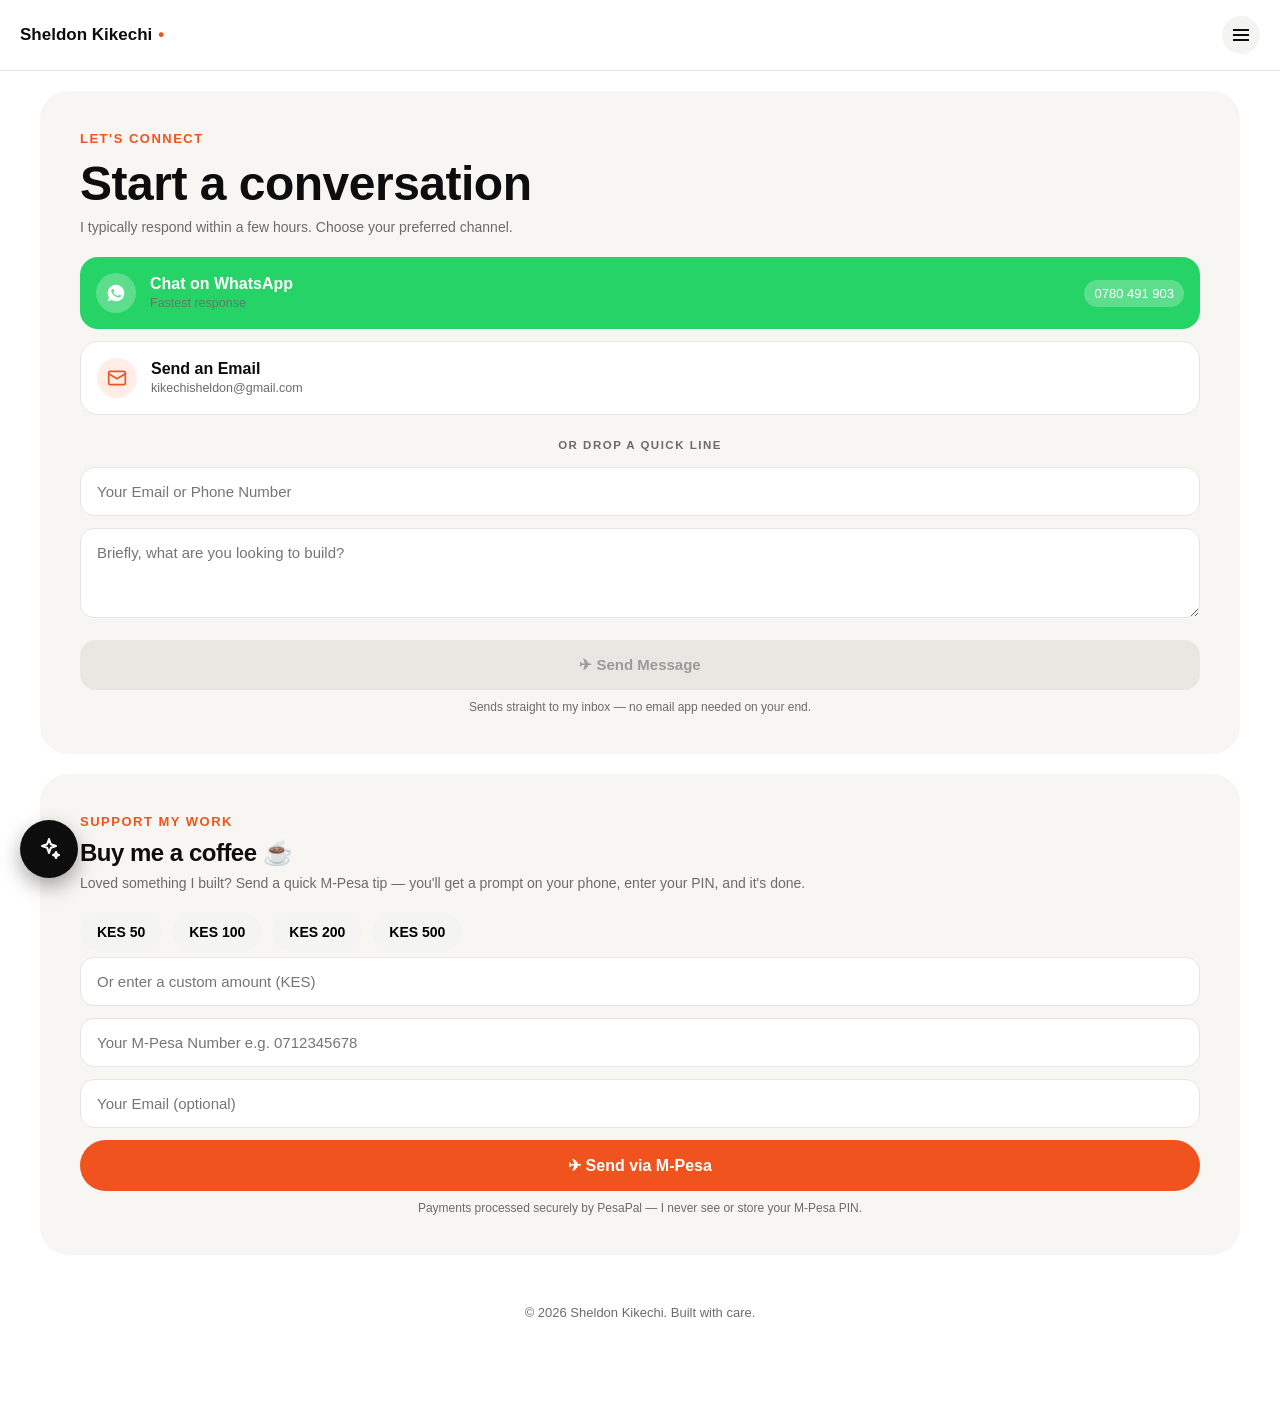
<file: contact.html>
<!DOCTYPE html>
<html lang="en">
<head>
<meta charset="UTF-8">
<meta name="viewport" content="width=device-width, initial-scale=1.0">
<title>Contact Sheldon Kikechi</title>
<link rel="stylesheet" href="style.css">
</head>
<body>

<header>
  <a href="index.html" class="brand">Sheldon Kikechi <span class="dot">•</span></a>
  <button class="menu-btn" id="menuOpen" aria-label="Open menu"><span></span></button>
</header>

<nav class="nav-overlay" id="navOverlay">
  <div class="nav-top">
    <h3>Sheldon Kikechi</h3>
    <button class="nav-close" id="menuClose" aria-label="Close menu">✕</button>
  </div>
  <div class="nav-links">
    <a href="index.html" class="nav-link">Home</a>
    <a href="work.html" class="nav-link">Work</a>
    <a href="services.html" class="nav-link">Services</a>
    <a href="about.html" class="nav-link">About Me</a>
    <a href="contact.html" class="nav-link">Contact Me</a>
  </div>
  <a class="nav-cta" href="contact.html">Start a Project</a>
</nav>

<main>
  <div class="contact-card reveal">
    <span class="contact-eyebrow">LET'S CONNECT</span>
    <h1>Start a conversation</h1>
    <p class="sub">I typically respond within a few hours. Choose your preferred channel.</p>

    <a class="contact-option whatsapp" href="https://wa.me/254780491903" target="_blank" rel="noopener">
      <span class="contact-icon">
        <svg viewBox="0 0 24 24" width="20" height="20" fill="currentColor"><path d="M12 2C6.5 2 2 6.5 2 12c0 1.9.5 3.7 1.5 5.3L2 22l4.8-1.5C8.3 21.5 10.1 22 12 22c5.5 0 10-4.5 10-10S17.5 2 12 2zm5.2 14.1c-.2.6-1.3 1.2-1.8 1.2-.5.1-1 .1-3.3-.7-2.8-1.1-4.6-4-4.7-4.2-.1-.2-1.1-1.5-1.1-2.8 0-1.3.7-2 .9-2.2.2-.2.5-.3.7-.3h.5c.2 0 .4 0 .6.5.2.5.7 1.8.8 1.9.1.2.1.3 0 .5-.1.2-.1.3-.3.5-.1.2-.3.4-.4.5-.2.2-.3.3-.1.6.2.3.9 1.4 1.9 2.3 1.3 1.1 2.4 1.5 2.7 1.6.3.1.5.1.7-.1.2-.2.7-.8.9-1.1.2-.3.4-.2.7-.1.3.1 1.7.8 2 .9.3.2.5.2.6.3.1.2.1.8-.1 1.4z"/></svg>
      </span>
      <span>
        <span class="label">Chat on WhatsApp</span><br>
        <span class="sub">Fastest response</span>
      </span>
      <span class="pill">0780 491 903</span>
    </a>

    <a class="contact-option email" href="mailto:kikechisheldon@gmail.com">
      <span class="contact-icon">
        <svg viewBox="0 0 24 24" width="20" height="20" fill="none" stroke="currentColor" stroke-width="2"><rect x="2" y="4" width="20" height="16" rx="2"/><path d="M2 7l10 6 10-6"/></svg>
      </span>
      <span>
        <span class="label">Send an Email</span><br>
        <span class="sub-email">kikechisheldon@gmail.com</span>
      </span>
    </a>

    <p class="divider">OR DROP A QUICK LINE</p>

    <form id="quickForm" action="https://formsubmit.co/kikechisheldon@gmail.com" method="POST">
      <input type="hidden" name="_subject" value="New message from your website">
      <input type="hidden" name="_template" value="table">
      <input type="hidden" name="_captcha" value="false">
      <input type="text" id="quickContact" name="Your Email or Phone Number" placeholder="Your Email or Phone Number" required>
      <textarea id="quickMessage" name="Message" placeholder="Briefly, what are you looking to build?" required></textarea>
      <button type="submit" class="send-btn" id="sendBtn">✈ Send Message</button>
    </form>
    <p class="form-note">Sends straight to my inbox — no email app needed on your end.</p>
  </div>

  <div class="contact-card reveal" style="margin-top:20px;">
    <span class="contact-eyebrow">SUPPORT MY WORK</span>
    <h2 style="font-size:24px;margin-bottom:8px;">Buy me a coffee ☕</h2>
    <p class="sub">Loved something I built? Send a quick M-Pesa tip — you'll get a prompt on your phone, enter your PIN, and it's done.</p>

    <div class="fact-chips" id="amountPresets" style="margin-bottom:6px;">
      <button type="button" class="fact-chip amount-btn" data-amt="50">KES 50</button>
      <button type="button" class="fact-chip amount-btn" data-amt="100">KES 100</button>
      <button type="button" class="fact-chip amount-btn" data-amt="200">KES 200</button>
      <button type="button" class="fact-chip amount-btn" data-amt="500">KES 500</button>
    </div>
    <input type="number" id="donateAmount" placeholder="Or enter a custom amount (KES)" min="10">
    <input type="tel" id="donatePhone" placeholder="Your M-Pesa Number e.g. 0712345678">
    <input type="email" id="donateEmail" placeholder="Your Email (optional)">

    <button type="button" class="btn btn-primary" id="donateTriggerBtn" style="width:100%;">✈ Send via M-Pesa</button>

    <p class="form-note">Payments processed securely by PesaPal — I never see or store your M-Pesa PIN.</p>
  </div>
</main>

<footer>© <span id="year"></span> Sheldon Kikechi. Built with care.</footer>

<script src="script.js"></script>
<script>document.getElementById('year').textContent = new Date().getFullYear();</script>
</body>
</html>
</file>
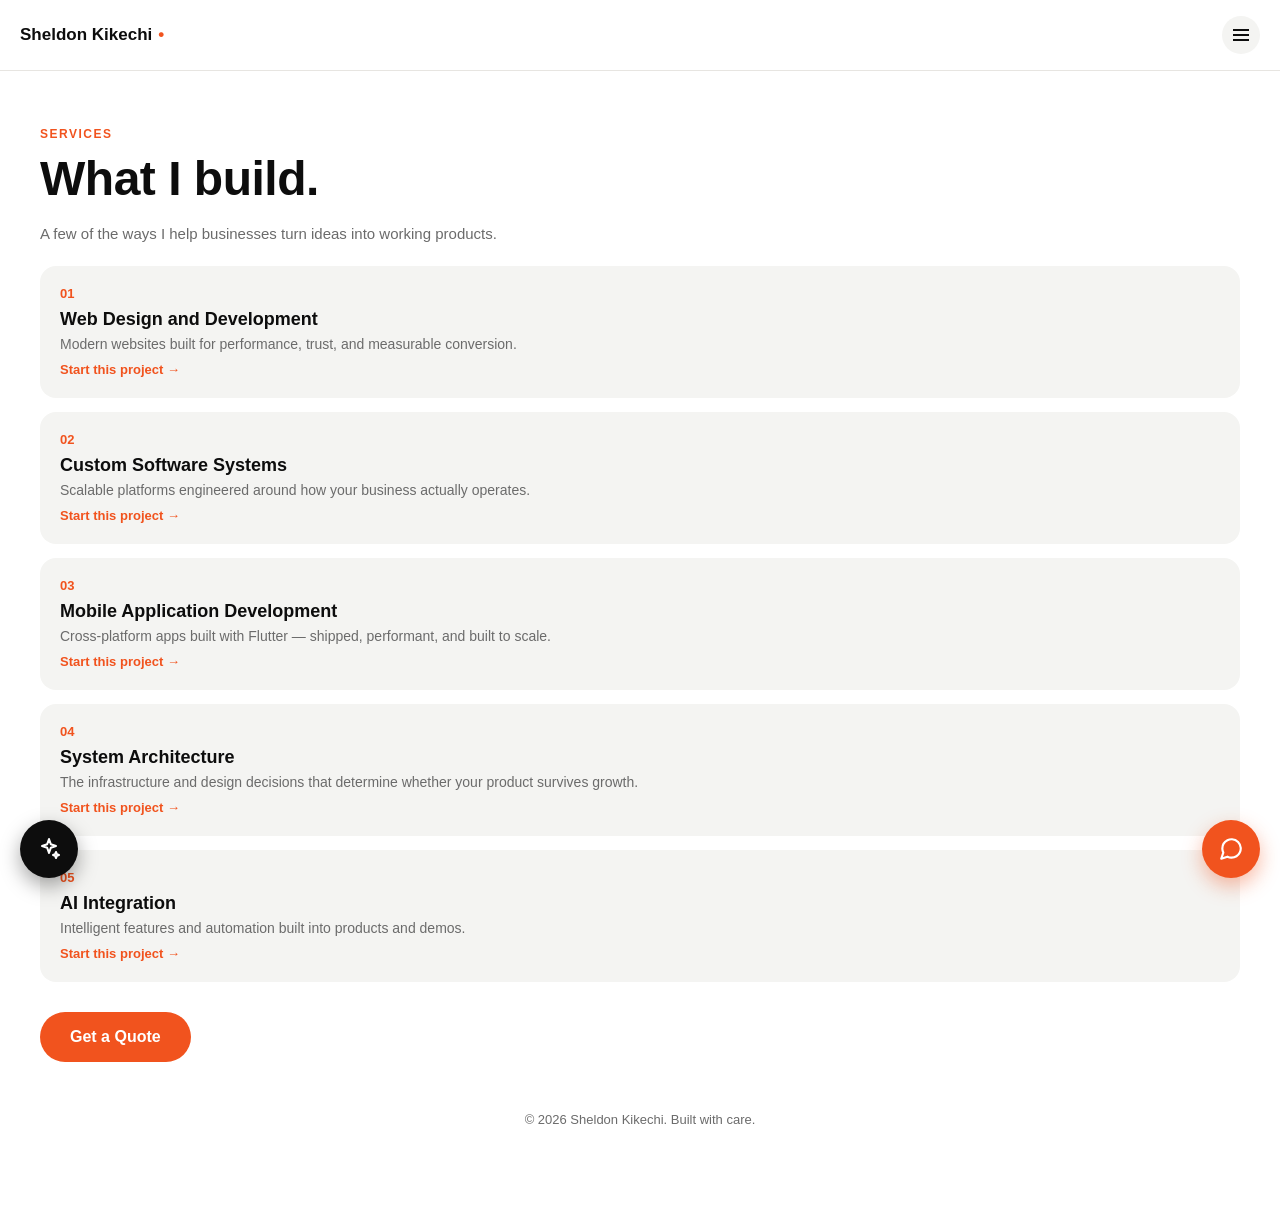
<file: services.html>
<!DOCTYPE html>
<html lang="en">
<head>
<meta charset="UTF-8">
<meta name="viewport" content="width=device-width, initial-scale=1.0">
<title>Services | Sheldon Kikechi</title>
<link rel="stylesheet" href="style.css">
</head>
<body>

<header>
  <a href="index.html" class="brand">Sheldon Kikechi <span class="dot">•</span></a>
  <button class="menu-btn" id="menuOpen" aria-label="Open menu"><span></span></button>
</header>

<nav class="nav-overlay" id="navOverlay">
  <div class="nav-top">
    <h3>Sheldon Kikechi</h3>
    <button class="nav-close" id="menuClose" aria-label="Close menu">✕</button>
  </div>
  <div class="nav-links">
    <a href="index.html" class="nav-link">Home</a>
    <a href="work.html" class="nav-link">Work</a>
    <a href="services.html" class="nav-link">Services</a>
    <a href="about.html" class="nav-link">About Me</a>
    <a href="contact.html" class="nav-link">Contact Me</a>
  </div>
  <a class="nav-cta" href="contact.html">Start a Project</a>
</nav>

<main class="page-head">
  <p class="eyebrow-label reveal">Services</p>
  <h1 class="reveal">What I build.</h1>
  <p class="body-text reveal">A few of the ways I help businesses turn ideas into working products.</p>

  <div class="services">
    <div class="service-card reveal">
      <div class="num">01</div>
      <h3>Web Design and Development</h3>
      <p>Modern websites built for performance, trust, and measurable conversion.</p>
      <a href="contact.html" class="learn-more">Start this project →</a>
    </div>
    <div class="service-card reveal">
      <div class="num">02</div>
      <h3>Custom Software Systems</h3>
      <p>Scalable platforms engineered around how your business actually operates.</p>
      <a href="contact.html" class="learn-more">Start this project →</a>
    </div>
    <div class="service-card reveal">
      <div class="num">03</div>
      <h3>Mobile Application Development</h3>
      <p>Cross-platform apps built with Flutter — shipped, performant, and built to scale.</p>
      <a href="contact.html" class="learn-more">Start this project →</a>
    </div>
    <div class="service-card reveal">
      <div class="num">04</div>
      <h3>System Architecture</h3>
      <p>The infrastructure and design decisions that determine whether your product survives growth.</p>
      <a href="contact.html" class="learn-more">Start this project →</a>
    </div>
    <div class="service-card reveal">
      <div class="num">05</div>
      <h3>AI Integration</h3>
      <p>Intelligent features and automation built into products and demos.</p>
      <a href="contact.html" class="learn-more">Start this project →</a>
    </div>
  </div>

  <a href="contact.html" class="btn btn-primary reveal" style="margin-top:30px;">Get a Quote</a>
</main>

<footer>© <span id="year"></span> Sheldon Kikechi. Built with care.</footer>

<button class="chat-bubble" aria-label="Contact me" onclick="location.href='contact.html'">
  <svg viewBox="0 0 24 24" fill="none" stroke="currentColor" stroke-width="2" stroke-linecap="round" stroke-linejoin="round"><path d="M21 11.5a8.38 8.38 0 0 1-.9 3.8 8.5 8.5 0 0 1-7.6 4.7 8.38 8.38 0 0 1-3.8-.9L3 21l1.9-5.7a8.38 8.38 0 0 1-.9-3.8 8.5 8.5 0 0 1 4.7-7.6 8.38 8.38 0 0 1 3.8-.9h.5a8.48 8.48 0 0 1 8 8v.5z"></path></svg>
</button>

<script src="script.js"></script>
<script>document.getElementById('year').textContent = new Date().getFullYear();</script>
</body>
</html>
</file>
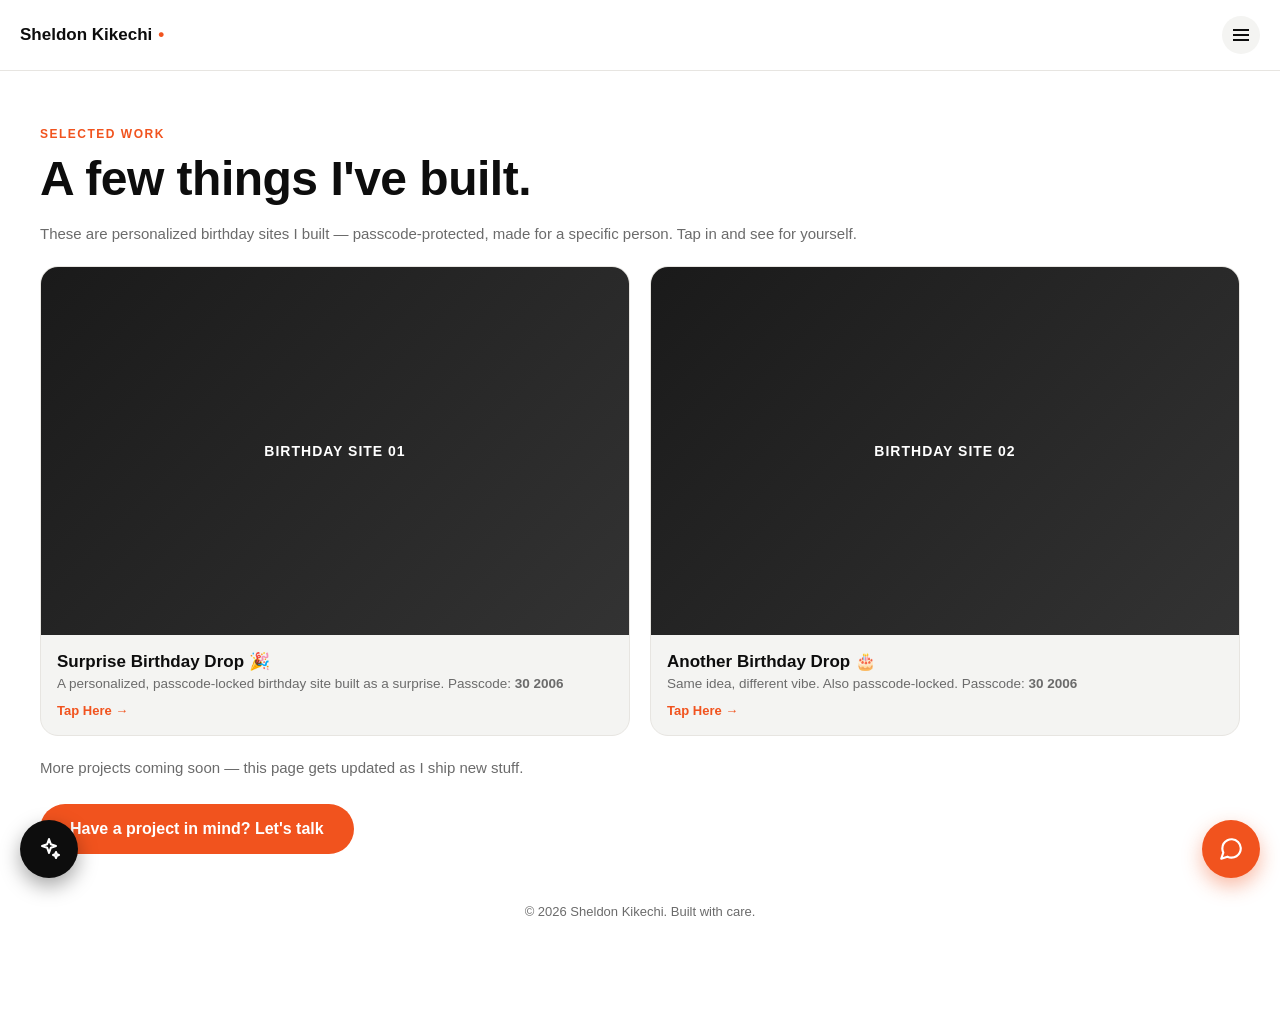
<file: work.html>
<!DOCTYPE html>
<html lang="en">
<head>
<meta charset="UTF-8">
<meta name="viewport" content="width=device-width, initial-scale=1.0">
<title>Work | Sheldon Kikechi</title>
<link rel="stylesheet" href="style.css">
</head>
<body>

<header>
  <a href="index.html" class="brand">Sheldon Kikechi <span class="dot">•</span></a>
  <button class="menu-btn" id="menuOpen" aria-label="Open menu"><span></span></button>
</header>

<nav class="nav-overlay" id="navOverlay">
  <div class="nav-top">
    <h3>Sheldon Kikechi</h3>
    <button class="nav-close" id="menuClose" aria-label="Close menu">✕</button>
  </div>
  <div class="nav-links">
    <a href="index.html" class="nav-link">Home</a>
    <a href="work.html" class="nav-link">Work</a>
    <a href="services.html" class="nav-link">Services</a>
    <a href="about.html" class="nav-link">About Me</a>
    <a href="contact.html" class="nav-link">Contact Me</a>
  </div>
  <a class="nav-cta" href="contact.html">Start a Project</a>
</nav>

<main class="page-head">
  <p class="eyebrow-label reveal">Selected Work</p>
  <h1 class="reveal">A few things I've built.</h1>
  <p class="body-text reveal">These are personalized birthday sites I built — passcode-protected, made for a specific person. Tap in and see for yourself.</p>

  <div class="work-grid">
    <div class="work-card reveal-img">
      <div class="thumb">BIRTHDAY SITE 01</div>
      <div class="info">
        <h3>Surprise Birthday Drop 🎉</h3>
        <p>A personalized, passcode-locked birthday site built as a surprise. Passcode: <strong>30 2006</strong></p>
        <a href="https://resilient-kangaroo-a847a9.netlify.app/" target="_blank" rel="noopener" class="view-project">Tap Here →</a>
      </div>
    </div>
    <div class="work-card reveal-img">
      <div class="thumb">BIRTHDAY SITE 02</div>
      <div class="info">
        <h3>Another Birthday Drop 🎂</h3>
        <p>Same idea, different vibe. Also passcode-locked. Passcode: <strong>30 2006</strong></p>
        <a href="https://stunning-lolly-1757a3.netlify.app/" target="_blank" rel="noopener" class="view-project">Tap Here →</a>
      </div>
    </div>
  </div>

  <p class="body-text reveal" style="margin-top:20px;">More projects coming soon — this page gets updated as I ship new stuff.</p>

  <a href="contact.html" class="btn btn-primary reveal" style="margin-top:10px;">Have a project in mind? Let's talk</a>
</main>

<footer>© <span id="year"></span> Sheldon Kikechi. Built with care.</footer>

<button class="chat-bubble" aria-label="Contact me" onclick="location.href='contact.html'">
  <svg viewBox="0 0 24 24" fill="none" stroke="currentColor" stroke-width="2" stroke-linecap="round" stroke-linejoin="round"><path d="M21 11.5a8.38 8.38 0 0 1-.9 3.8 8.5 8.5 0 0 1-7.6 4.7 8.38 8.38 0 0 1-3.8-.9L3 21l1.9-5.7a8.38 8.38 0 0 1-.9-3.8 8.5 8.5 0 0 1 4.7-7.6 8.38 8.38 0 0 1 3.8-.9h.5a8.48 8.48 0 0 1 8 8v.5z"></path></svg>
</button>

<script src="script.js"></script>
<script>document.getElementById('year').textContent = new Date().getFullYear();</script>
</body>
</html>
</file>
<file: style.css>
:root{
  --black:#0d0d0d;
  --orange:#F1531E;
  --orange-dark:#D8451A;
  --whatsapp:#25D366;
  --grey-bg:#F4F4F2;
  --grey-line:#E7E5E1;
  --text-soft:#6B6B6B;
}
*{
  box-sizing:border-box;margin:0;padding:0;
  -webkit-tap-highlight-color:transparent;
  -webkit-tap-highlight-color:rgba(0,0,0,0);
  tap-highlight-color:rgba(0,0,0,0);
}
html{scroll-behavior:smooth;}
a, button, input, textarea{-webkit-tap-highlight-color:transparent;outline:none;}
a:focus-visible, button:focus-visible, input:focus-visible, textarea:focus-visible{
  outline:2px solid var(--orange);outline-offset:2px;
}
body{
  font-family:-apple-system,BlinkMacSystemFont,"Segoe UI",Roboto,Helvetica,Arial,sans-serif;
  color:var(--black);
  background:#fff;
  overflow-x:hidden;
}
a{text-decoration:none;color:inherit;}
img{max-width:100%;display:block;}

/* ---------- SCROLL REVEAL ---------- */
.reveal{
  opacity:0;
  transform:translateY(28px);
  transition:opacity .7s ease, transform .7s ease;
}
.reveal.visible{opacity:1;transform:translateY(0);}
.reveal-img{
  opacity:0;
  transform:scale(.96);
  transition:opacity .8s ease, transform .8s ease;
}
.reveal-img.visible{opacity:1;transform:scale(1);}
@media(prefers-reduced-motion:reduce){
  .reveal,.reveal-img{transition:none;opacity:1;transform:none;}
}

/* ---------- HEADER ---------- */
header{
  position:sticky;top:0;z-index:50;
  display:flex;align-items:center;justify-content:space-between;
  padding:16px 20px;
  background:rgba(255,255,255,.92);
  backdrop-filter:blur(8px);
  border-bottom:1px solid var(--grey-line);
}
.brand{display:flex;align-items:center;gap:6px;font-weight:700;font-size:17px;}
.brand .dot{color:var(--orange);}
.menu-btn{
  width:38px;height:38px;border-radius:50%;
  display:flex;align-items:center;justify-content:center;
  background:var(--grey-bg);border:none;cursor:pointer;
}
.menu-btn span, .menu-btn span::before, .menu-btn span::after{
  content:"";display:block;width:16px;height:2px;background:var(--black);
  position:relative;
}
.menu-btn span::before{position:absolute;top:-5px;}
.menu-btn span::after{position:absolute;top:5px;}

/* ---------- FULLSCREEN NAV ---------- */
.nav-overlay{
  position:fixed;inset:0;background:#fff;z-index:100;
  padding:20px;
  display:flex;flex-direction:column;
  transform:translateX(100%);
  transition:transform .35s ease;
}
.nav-overlay.open{transform:translateX(0);}
.nav-top{display:flex;align-items:center;justify-content:space-between;margin-bottom:60px;}
.nav-top h3{font-size:19px;font-weight:700;}
.nav-close{
  width:38px;height:38px;border-radius:50%;background:var(--grey-bg);
  border:none;font-size:20px;cursor:pointer;
}
.nav-links{display:flex;flex-direction:column;gap:34px;flex:1;}
.nav-links a{font-size:34px;font-weight:700;letter-spacing:-0.5px;}
.nav-links a.active{color:var(--orange);}
.nav-cta{
  background:var(--orange);color:#fff;text-align:center;
  padding:18px;border-radius:40px;font-weight:600;font-size:17px;
  border:none;cursor:pointer;width:100%;
}

/* ---------- HERO / GENERIC PAGE HEAD ---------- */
.hero, .page-head{padding:36px 20px 20px;}
.eyebrow{font-size:15px;color:var(--text-soft);margin-bottom:10px;}
.eyebrow b{color:var(--black);}
.eyebrow-label{
  font-size:12px;letter-spacing:1.5px;font-weight:700;color:var(--orange);
  text-transform:uppercase;margin-bottom:10px;
}
h1{
  font-size:34px;line-height:1.15;font-weight:800;letter-spacing:-0.5px;
  margin-bottom:16px;
}
h1 .accent{color:var(--orange);}
h2{font-size:28px;font-weight:800;letter-spacing:-0.5px;margin-bottom:16px;}
p.body-text{font-size:15px;line-height:1.6;color:var(--text-soft);margin-bottom:14px;}
blockquote{
  font-size:17px;font-weight:600;font-style:italic;
  border-left:3px solid var(--orange);padding-left:16px;margin:20px 0;
}

.cta-row{display:flex;flex-direction:column;gap:12px;margin:22px 0 30px;}
.btn{
  display:inline-flex;align-items:center;justify-content:center;
  padding:16px 22px;border-radius:40px;font-weight:600;font-size:16px;
  border:none;cursor:pointer;width:100%;
}
.btn-primary{background:var(--orange);color:#fff;}
.btn-primary:active{background:var(--orange-dark);}
.btn-outline{background:#fff;color:var(--black);border:1.5px solid var(--black);}

.stats{
  display:grid;grid-template-columns:1fr 1fr;gap:18px 12px;
  margin-bottom:28px;
}
.stat b{display:block;font-size:26px;font-weight:800;}
.stat span{font-size:13px;color:var(--text-soft);}

.hero-photo{
  width:100%;aspect-ratio:4/5;border-radius:20px;overflow:hidden;
  background:var(--grey-bg);margin-bottom:34px;
}
.hero-photo img{width:100%;height:100%;object-fit:cover;}

/* ---------- SECTIONS ---------- */
section{padding:40px 20px;border-top:1px solid var(--grey-line);}
.services{display:flex;flex-direction:column;gap:14px;margin-top:20px;}
.service-card{background:var(--grey-bg);border-radius:16px;padding:20px;}
.service-card .num{font-size:13px;color:var(--orange);font-weight:700;margin-bottom:8px;}
.service-card h3{font-size:18px;font-weight:700;margin-bottom:6px;}
.service-card p{font-size:14px;color:var(--text-soft);}
.service-card a.learn-more{display:inline-block;margin-top:10px;font-size:13px;font-weight:700;color:var(--orange);}

.work-grid{display:flex;flex-direction:column;gap:20px;margin-top:20px;}
.work-card{border-radius:18px;overflow:hidden;background:var(--grey-bg);border:1px solid var(--grey-line);}
.work-card .thumb{width:100%;aspect-ratio:16/10;background:linear-gradient(135deg,#1a1a1a,#333);display:flex;align-items:center;justify-content:center;color:#fff;font-weight:700;font-size:14px;letter-spacing:1px;}
.work-card .info{padding:16px;}
.work-card h3{font-size:17px;margin-bottom:4px;}
.work-card p{font-size:13.5px;color:var(--text-soft);margin-bottom:10px;}
.work-card a.view-project{font-size:13px;font-weight:700;color:var(--orange);}

.fact-chips{display:flex;flex-wrap:wrap;gap:10px;margin:18px 0 30px;}
.fact-chip{
  background:var(--grey-bg);border-radius:20px;padding:10px 16px;
  font-size:14px;font-weight:600;display:flex;align-items:center;gap:6px;
}
.amount-btn{border:1.5px solid transparent;cursor:pointer;}
.amount-btn.selected{background:var(--orange);color:#fff;}
.section-tag{
  font-size:12px;letter-spacing:1.5px;font-weight:700;color:var(--orange);
  text-transform:uppercase;margin:32px 0 8px;
}
h3.mini-head{font-size:20px;font-weight:800;margin-bottom:10px;}
.pull-quote{
  font-size:20px;font-weight:700;line-height:1.4;
  margin:30px 0;padding:22px 0;border-top:1px solid var(--grey-line);border-bottom:1px solid var(--grey-line);
}
ul.tidbits{list-style:none;margin:14px 0 24px;}
ul.tidbits li{
  font-size:15px;line-height:1.6;color:var(--text-soft);
  padding-left:22px;position:relative;margin-bottom:10px;
}
ul.tidbits li::before{content:"—";position:absolute;left:0;color:var(--orange);font-weight:700;}

footer{padding:30px 20px 100px;text-align:center;color:var(--text-soft);font-size:13px;}

/* ---------- FLOATING CHAT BUBBLE ---------- */
.chat-bubble{
  position:fixed;bottom:22px;right:20px;z-index:60;
  width:58px;height:58px;border-radius:50%;
  background:var(--orange);color:#fff;
  display:flex;align-items:center;justify-content:center;
  box-shadow:0 8px 20px rgba(241,83,30,.4);
  border:none;cursor:pointer;
}
.chat-bubble svg{width:26px;height:26px;}

/* ---------- AI ASSISTANT WIDGET ---------- */
.ai-bubble{
  position:fixed;bottom:22px;left:20px;z-index:60;
  width:58px;height:58px;border-radius:50%;
  background:var(--black);color:#fff;
  display:flex;align-items:center;justify-content:center;
  box-shadow:0 8px 20px rgba(0,0,0,.35);
  border:none;cursor:pointer;
}
.ai-panel-backdrop{
  position:fixed;inset:0;background:rgba(0,0,0,.45);z-index:200;
  display:none;align-items:flex-end;justify-content:center;
}
.ai-panel-backdrop.open{display:flex;}
.ai-panel{
  background:#fff;width:100%;max-width:480px;
  border-radius:24px 24px 0 0;padding:20px;
  max-height:80vh;display:flex;flex-direction:column;
  transform:translateY(100%);transition:transform .35s ease;
}
.ai-panel-backdrop.open .ai-panel{transform:translateY(0);}
.ai-panel-header{display:flex;justify-content:space-between;align-items:center;margin-bottom:12px;}
.ai-panel-header h3{font-size:18px;font-weight:800;}
.ai-messages{flex:1;overflow-y:auto;display:flex;flex-direction:column;gap:10px;margin-bottom:12px;min-height:180px;}
.ai-msg{padding:10px 14px;border-radius:14px;font-size:14px;line-height:1.5;max-width:85%;}
.ai-msg.user{align-self:flex-end;background:var(--orange);color:#fff;}
.ai-msg.bot{align-self:flex-start;background:var(--grey-bg);color:var(--black);}
.ai-input-row{display:flex;gap:8px;}
.ai-input-row input{flex:1;margin-bottom:0;}
.ai-input-row button{background:var(--orange);color:#fff;border:none;border-radius:14px;padding:0 18px;font-weight:700;cursor:pointer;}

/* ---------- CONTACT PAGE / MODAL SHARED CARD ---------- */
.contact-card{
  background:#F7F6F3;border-radius:28px;padding:28px 22px 34px;margin:20px;
}
.contact-eyebrow{color:var(--orange);font-weight:700;font-size:13px;letter-spacing:1.5px;display:block;margin-bottom:10px;}
.contact-card h1, .contact-card h2{margin-bottom:8px;}
.contact-card .sub{font-size:14px;color:var(--text-soft);margin-bottom:22px;}

.contact-option{
  display:flex;align-items:center;gap:14px;
  padding:16px;border-radius:18px;margin-bottom:12px;
  border:none;width:100%;text-align:left;cursor:pointer;
}
.contact-option.whatsapp{background:var(--whatsapp);color:#fff;}
.contact-option.email{background:#fff;color:var(--black);border:1px solid var(--grey-line);}
.contact-icon{
  width:40px;height:40px;border-radius:50%;
  display:flex;align-items:center;justify-content:center;flex-shrink:0;
}
.contact-option.whatsapp .contact-icon{background:rgba(255,255,255,.25);}
.contact-option.email .contact-icon{background:#FFEDE6;color:var(--orange);}
.contact-option .label{font-weight:700;font-size:16px;}
.contact-option .sub{font-size:12.5px;opacity:.85;}
.contact-option .pill{margin-left:auto;background:rgba(255,255,255,.25);padding:6px 10px;border-radius:20px;font-size:13px;white-space:nowrap;}
.contact-option.email .sub-email{font-size:12.5px;color:var(--text-soft);}

.divider{text-align:center;font-size:11.5px;letter-spacing:1.5px;color:var(--text-soft);margin:24px 0 16px;font-weight:600;}
input, textarea{
  width:100%;padding:15px 16px;border-radius:14px;border:1px solid var(--grey-line);
  background:#fff;font-size:15px;margin-bottom:12px;font-family:inherit;
}
textarea{min-height:90px;resize:vertical;}
.send-btn{
  display:flex;align-items:center;justify-content:center;gap:8px;
  width:100%;background:#E9E7E2;color:#9a9a9a;
  padding:16px;border-radius:16px;border:none;font-weight:700;font-size:15px;
  margin-top:6px;cursor:pointer;
}
.send-btn.active{background:var(--orange);color:#fff;}
.form-note{font-size:12px;color:var(--text-soft);text-align:center;margin-top:10px;}

@media(min-width:640px){
  .hero, .page-head{padding:56px 40px 20px;}
  h1{font-size:48px;}
  section{padding:56px 40px;}
  .cta-row{flex-direction:row;}
  .btn{width:auto;padding:16px 30px;}
  .nav-links a{font-size:44px;}
  .contact-card{margin:20px 40px;padding:40px;}
  .work-grid{display:grid;grid-template-columns:1fr 1fr;}
}
</file>
